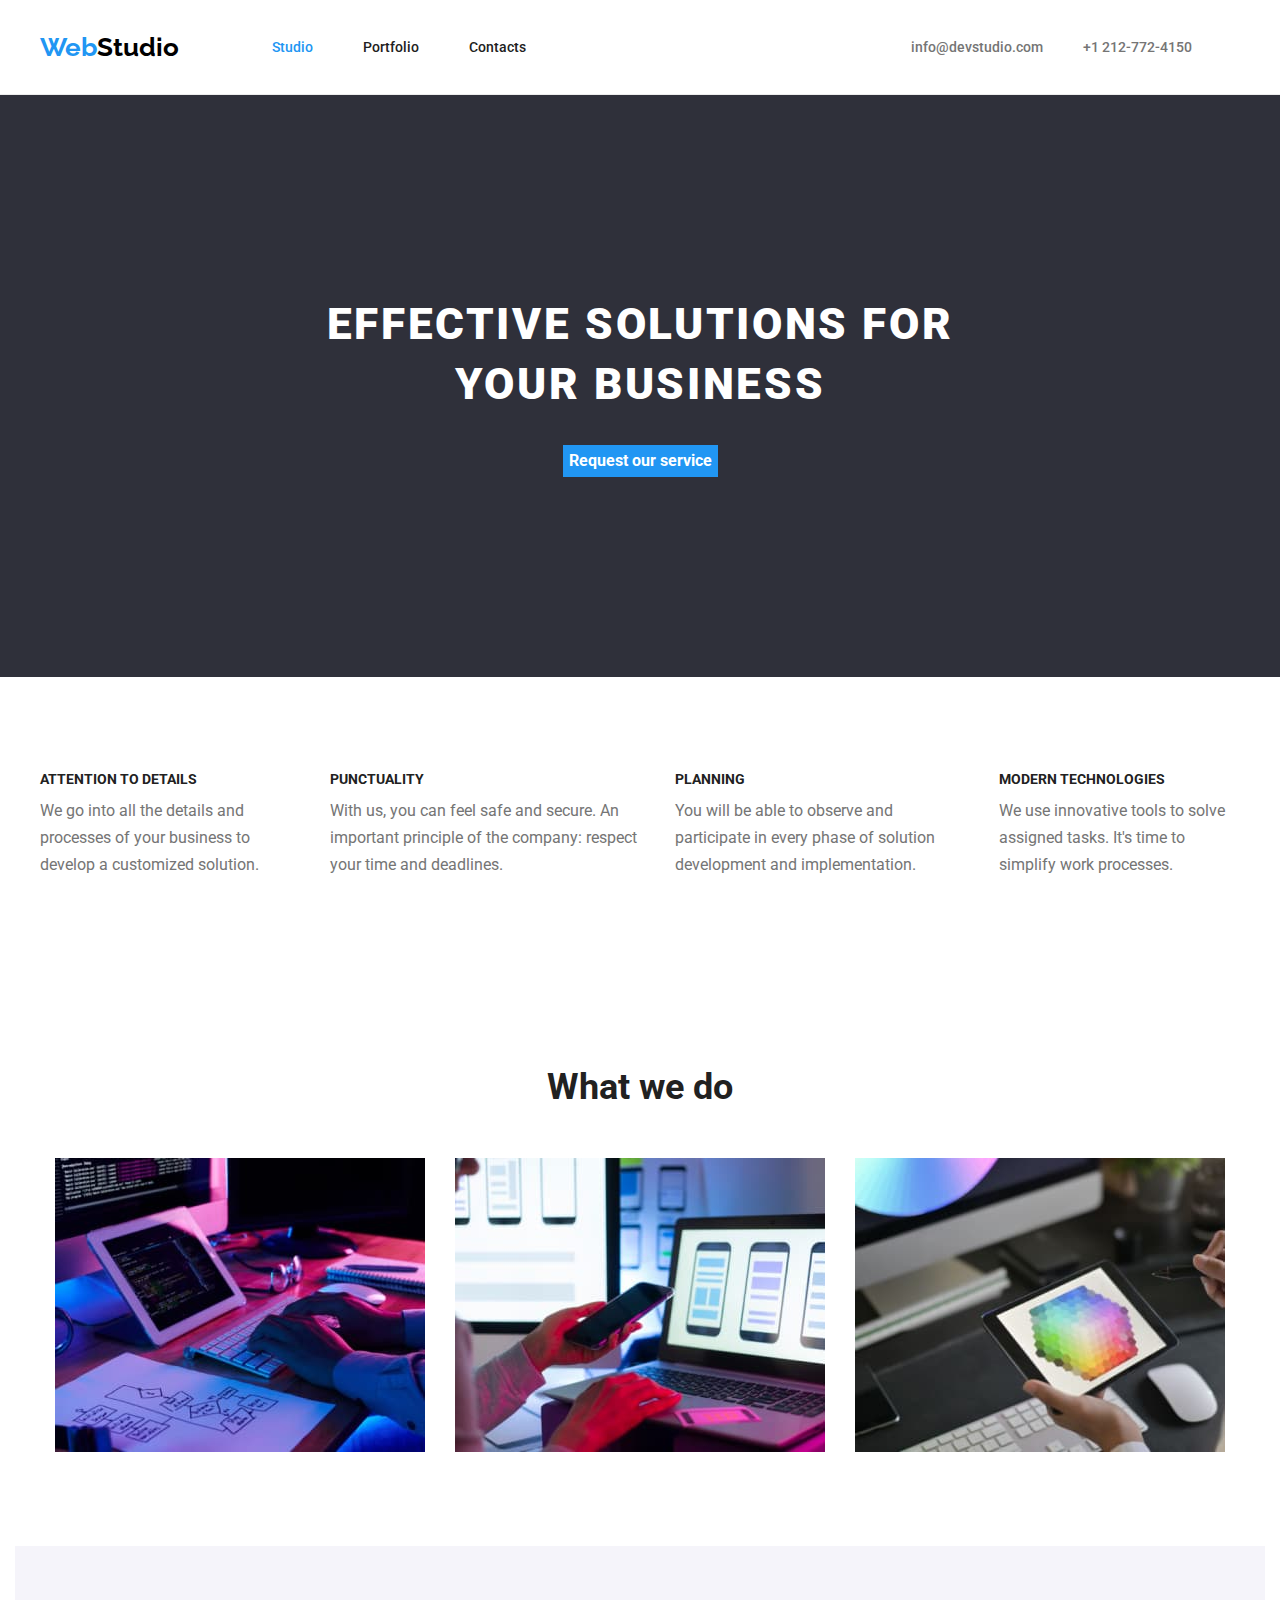
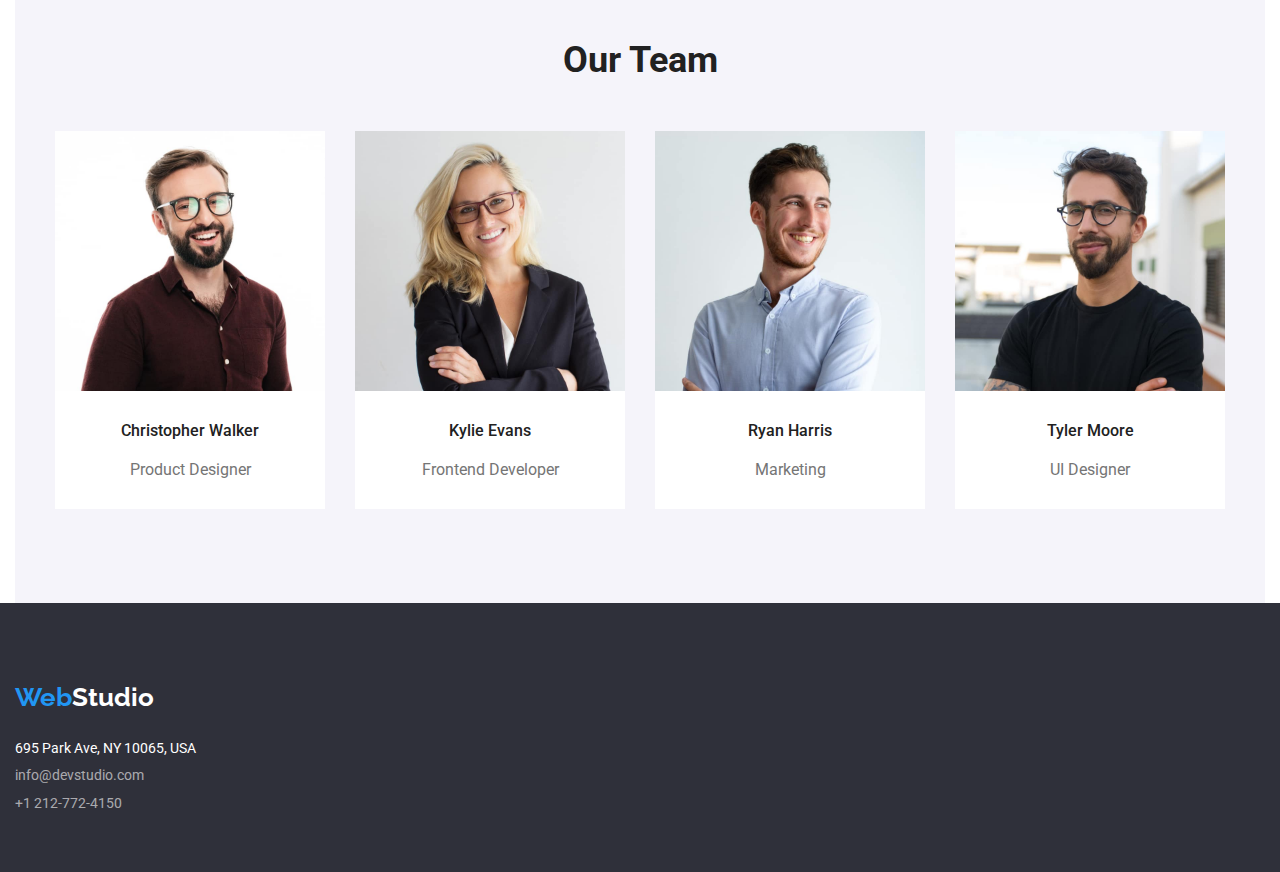
<file: index.html>
<!DOCTYPE html>
<html lang="en">
  <head>
    <meta charset="UTF-8" />
    <meta name="viewport" content="width=device-width, initial-scale=1.0" />
    <title>Web Studio</title>

    <link
      rel="stylesheet"
      href="https://cdnjs.cloudflare.com/ajax/libs/modern-normalize/1.0.0/modern-normalize.min.css"
    />
    <link rel="stylesheet" href="css/style.css" />
    <link rel="preconnect" href="https://fonts.googleapis.com" />
    <link rel="preconnect" href="https://fonts.gstatic.com" crossorigin />
    <link
      href="https://fonts.googleapis.com/css2?family=Raleway:wght@700&family=Roboto:wght@400;500;700;900&display=swap"
      rel="stylesheet"
    />
  </head>
  <body>
    <header class="global-header">
      <div class="container">
        <div class="logo">
          <a href="index.html"
            ><span class="blue-text">Web</span
            ><span class="black-text">Studio</span></a
          >
        </div>
        <nav class="main-navigation">
          <ul>
            <li>
              <a href="index.html" id="current">Studio</a>
            </li>
            <li><a href="portfolio.html">Portfolio</a></li>
            <li><a href="#">Contacts</a></li>
          </ul>
        </nav>
        <div class="contact-info">
          <a href="mailto:info@devstudio.com">info@devstudio.com</a>
          <a href="tel:+12127724150">+1 212-772-4150</a>
        </div>
      </div>
    </header>

    <main>
      <div class="container-main">
        <h1 class="main-title">EFFECTIVE SOLUTIONS FOR YOUR BUSINESS</h1>
        <button class="main-button" type="button">Request our service</button>
      </div>
      <div class="container">
        <!--Details about our services-->
        <section class="services section">
          <ul>
            <li>
              <h3 class="heading-services">ATTENTION TO DETAILS</h3>
              <p class="paragraph-services">
                We go into all the details and processes of your business to
                develop a customized solution.
              </p>
            </li>
            <li>
              <h3 class="heading-services">PUNCTUALITY</h3>
              <p class="paragraph-services">
                With us, you can feel safe and secure. An important principle of
                the company: respect your time and deadlines.
              </p>
            </li>
            <li>
              <h3 class="heading-services">PLANNING</h3>
              <p class="paragraph-services">
                You will be able to observe and participate in every phase of
                solution development and implementation.
              </p>
            </li>
            <li>
              <h3 class="heading-services">MODERN TECHNOLOGIES</h3>
              <p class="paragraph-services">
                We use innovative tools to solve assigned tasks. It's time to
                simplify work processes.
              </p>
            </li>
          </ul>
        </section>

        <!-- what we do pictures-->
        <section class="what-we-do section">
          <h2 class="second-title">What we do</h2>
          <ul>
            <li>
              <img
                src="images/image-1-working-space.jpg"
                alt="A person working and typing on a tablet device"
                width="370"
                height="294"
              />
            </li>
            <li>
              <img
                src="images/image-2-phone-laptop.jpg"
                alt="A person working, checking something on both a phone and a laptop"
                width="370"
                height="294"
              />
            </li>
            <li>
              <img
                src="images/image-3-tablet.jpg"
                alt="A person holding a tablet in his hand"
                width="370"
                height="294"
              />
            </li>
          </ul>
        </section>

        <!-- About our team -->
        <section class="our-team section">
          <h2 class="second-title">Our Team</h2>
          <ul>
            <li class="team-members">
              <img
                src="images/image-4-christopher.jpg"
                alt="Christopher-Product Designer"
                width="270"
                height="260"
              />
              <div class="card-container">
                <h3 class="second-title-team">Christopher Walker</h3>
                <span class="profession">Product Designer</span>
              </div>
            </li>
            <li class="team-members">
              <img
                src="images/image-5-kylie.jpg"
                alt="Kylie-Front Developer"
                width="270"
                height="260"
              />
              <div class="card-container">
                <h3 class="second-title-team">Kylie Evans</h3>
                <span class="profession">Frontend Developer</span>
              </div>
            </li>
            <li class="team-members">
              <img
                src="images/image-6-ryan.jpg"
                alt="Ryan-Marketing"
                width="270"
                height="260"
              />

              <div class="card-container">
                <h3 class="second-title-team">Ryan Harris</h3>
                <span class="profession">Marketing</span>
              </div>
            </li>
            <li class="team-members">
              <img
                src="images/image-7-tyler.jpg"
                alt="Tyler-UI Designer"
                width="270"
                height="260"
              />
              <div class="card-container">
                <h3 class="second-title-team">Tyler Moore</h3>
                <span class="profession">UI Designer</span>
              </div>
            </li>
          </ul>
        </section>
      </div>
    </main>

    <footer class="global-footer">
      <div class="container">
        <br />
        <div class="logo footer-logo">
          <a href="index.html"
            ><span class="blue-text">Web</span
            ><span class="white-text">Studio</span></a
          >
        </div>
        <!-- Contact infrormation about WebStudio-->
        <address class="footer-address contact-footer">
          695 Park Ave, NY 10065, USA
          <a href="mailto:info@devstudio.com" class="contact-footer"
            >info@devstudio.com</a
          >
          <a href="tel:+12127724150" class="contact-footer">+1 212-772-4150</a>
        </address>
      </div>
    </footer>
  </body>
</html>
</file>
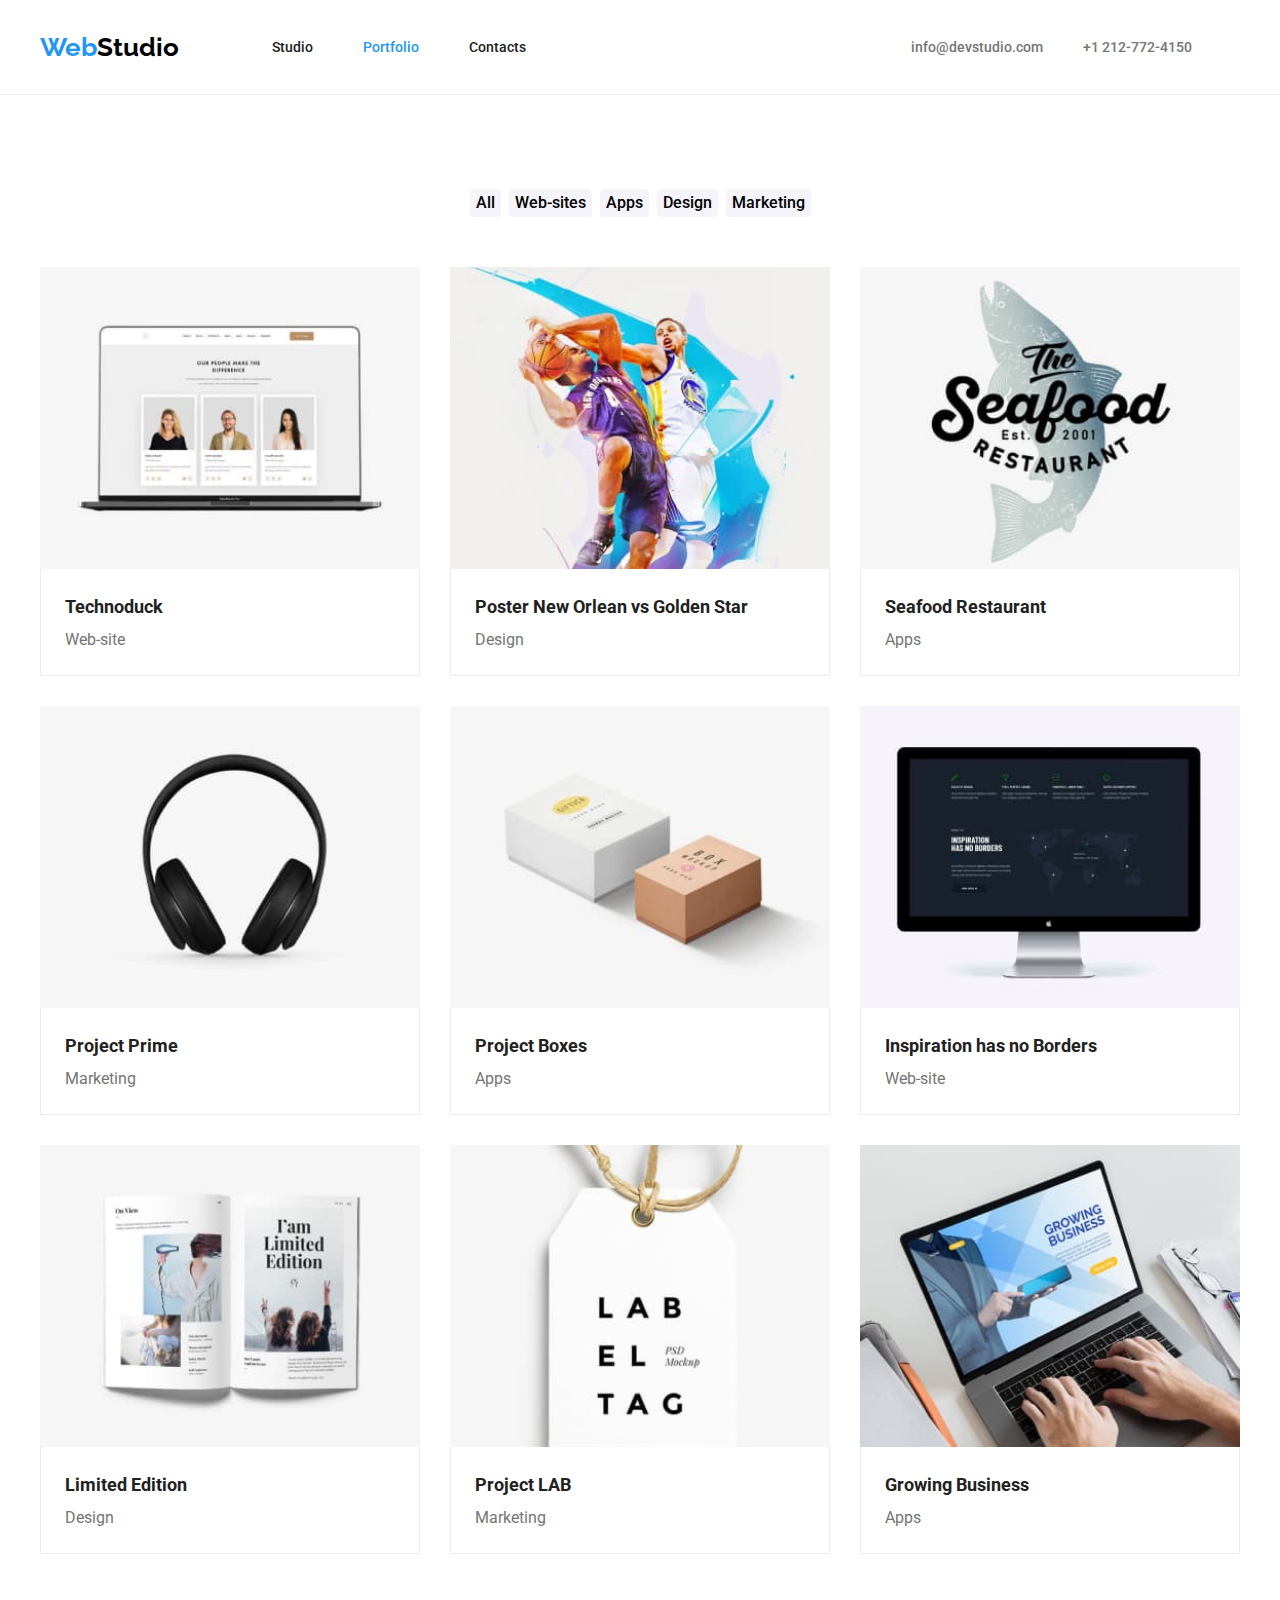
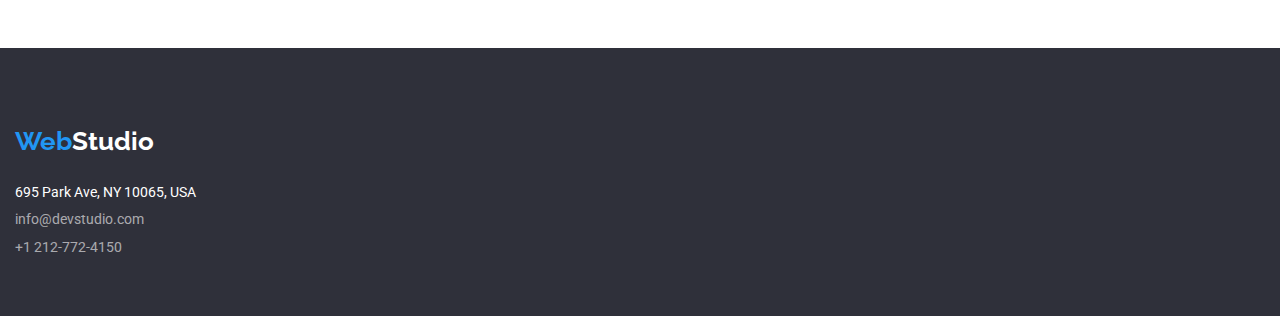
<file: portfolio.html>
<!DOCTYPE html>
<html lang="en">
  <head>
    <meta charset="UTF-8" />
    <meta name="viewport" content="width=device-width, initial-scale=1.0" />
    <title>Portfolio</title>

    <link
      rel="stylesheet"
      href="https://cdnjs.cloudflare.com/ajax/libs/modern-normalize/1.0.0/modern-normalize.min.css"
    />
    <link rel="stylesheet" href="css/style.css" />
    <link rel="preconnect" href="https://fonts.googleapis.com" />
    <link rel="preconnect" href="https://fonts.gstatic.com" crossorigin />
    <link
      href="https://fonts.googleapis.com/css2?family=Raleway:wght@700&family=Roboto:wght@400;500;700;900&display=swap"
      rel="stylesheet"
    />
  </head>
  <body>
    <header class="global-header">
      <div class="container">
        <div class="logo">
          <a href="index.html"
            ><span class="blue-text">Web</span
            ><span class="black-text">Studio</span></a
          >
        </div>
        <nav class="main-navigation">
          <ul>
            <li>
              <a href="index.html">Studio</a>
            </li>
            <li><a href="portfolio.html" id="current">Portfolio</a></li>
            <li><a href="#">Contacts</a></li>
          </ul>
        </nav>
        <div class="contact-info">
          <a href="mailto:info@devstudio.com">info@devstudio.com</a>
          <a href="tel:+12127724150">+1 212-772-4150</a>
        </div>
      </div>
    </header>

    <main class="section">
      <div class="container">
        <section class="portfolio">
          <div class="portfolio-buttons">
            <ul>
              <li><button class="button" type="button">All</button></li>
              <li><button class="button" type="button">Web-sites</button></li>
              <li><button class="button" type="button">Apps</button></li>
              <li><button class="button" type="button">Design</button></li>
              <li><button class="button" type="button">Marketing</button></li>
            </ul>
          </div>

          <!--Product and Services section-->
          <ul class="card-set">
            <li class="item">
              <img
                src="images/technoduck.jpg"
                alt="technoduck web-site"
                width="370"
                height="294"
              />
              <div class="card-portfolio">
                <h3 class="second-title-products-services">Technoduck</h3>
                <span class="type">Web-site</span>
              </div>
            </li>
            <li class="item">
              <img
                src="images/poster-new.jpg"
                alt="Poster New Orlean vs Golden Star"
                width="370"
                height="294"
              />
              <div class="card-portfolio">
                <h3 class="second-title-products-services">
                  Poster New Orlean vs Golden Star
                </h3>
                <span class="type">Design</span>
              </div>
            </li>
            <li class="item">
              <img
                src="images/sea-food.jpg"
                alt="Seafood Restaurant logo "
                width="370"
                height="294"
              />

              <div class="card-portfolio">
                <h3 class="second-title-products-services">
                  Seafood Restaurant
                </h3>
                <span class="type">Apps</span>
              </div>
            </li>
            <li class="item">
              <img
                src="images/project-prime.jpg"
                alt="Project Prime-headphones"
                width="370"
                height="294"
              />

              <div class="card-portfolio">
                <h3 class="second-title-products-services">Project Prime</h3>
                <span class="type">Marketing</span>
              </div>
            </li>
            <li class="item">
              <img
                src="images/project-boxes.jpg"
                alt="Project boxes"
                width="370"
                height="294"
              />
              <div class="card-portfolio">
                <h3 class="second-title-products-services">Project Boxes</h3>
                <span class="type">Apps</span>
              </div>
            </li>
            <li class="item">
              <img
                src="images/inspiration.jpg"
                alt="Inspiration has no Borders web-site"
                width="370"
                height="294"
              />
              <div class="card-portfolio">
                <h3 class="second-title-products-services">
                  Inspiration has no Borders
                </h3>
                <span class="type">Web-site</span>
              </div>
            </li>
            <li class="item">
              <img
                src="images/limited-edition.jpg"
                alt="Limited edition design"
                width="370"
                height="294"
              />

              <div class="card-portfolio">
                <h3 class="second-title-products-services">Limited Edition</h3>
                <span class="type">Design</span>
              </div>
            </li>
            <li class="item">
              <img
                src="images/project-lab.jpg"
                alt="Project LAB label"
                width="370"
                height="294"
              />
              <div class="card-portfolio">
                <h3 class="second-title-products-services">Project LAB</h3>
                <span class="type">Marketing</span>
              </div>
            </li>
            <li class="item">
              <img
                src="images/growing-business.jpg"
                alt="Growing business app"
                width="370"
                height="294"
              />
              <div class="card-portfolio">
                <h3 class="second-title-products-services">Growing Business</h3>
                <span class="type">Apps</span>
              </div>
            </li>
          </ul>
        </section>
      </div>
    </main>

    <footer class="global-footer">
      <div class="container">
        <br />
        <div class="logo footer-logo">
          <a href="index.html"
            ><span class="blue-text">Web</span
            ><span class="white-text">Studio</span></a
          >
        </div>
        <!-- Contact infrormation about WebStudio-->
        <address class="footer-address contact-footer">
          695 Park Ave, NY 10065, USA
          <a href="mailto:info@devstudio.com" class="contact-footer"
            >info@devstudio.com</a
          >
          <a href="tel:+12127724150" class="contact-footer">+1 212-772-4150</a>
        </address>
      </div>
    </footer>
  </body>
</html>
</file>
<file: css/style.css>
:root {
    --primary-text-color: #212121;
    --secondary-text-color: #757575;
    --link-hover-color: #2196F3;
    --background-color: #FFF;
    --header-background-color: #FFF;
    --footer-background-color: #2F303A;
    --footer-link-color: rgba(255, 255, 255, 0.60);
    --blue-text: #2196F3;
    --black-text: #000;
    --white-text: #FFF;
    --container-main-color: #2F303A;
    --button-background-color: #F5F4FA;
    --main-button-hover-color: #188CE8;
    --border-color: #ECECEC;



}

/* Global Style Resetting */
h1,
h2,
h3,
h4,
h5,
h6,
p,
ul {
    margin: 0;
    padding: 0;
}

img {
    display: block;
    min-width: 100%;
    height: auto;
}

/*Global Styles */
body {
    background-color: var(--background-color);
    font-family: "Roboto", sans-serif;
    color: var(--primary-text-color);
}

.global-header {
    background-color: var(--header-background-color);
    border-bottom: 1px solid var(--border-color);
}

.global-header .container {
    display: flex;
    justify-content: flex-start;
    align-items: center;
    padding-top: 32px;
    padding-bottom: 32px;
}

.main-navigation ul {
    display: flex;
    gap: 50px;
    list-style: none;
}

.contact-info {
    display: flex;
    margin-left: 385px;
    gap: 40px;
}

.global-header a,
.global-footer a {
    text-decoration: none;
}

/* Container Style */
.container {
    width: 1200px 100vw;
    margin: 0 auto;
    padding-left: 15px;
    padding-right: 15px;

}

/* Paddings for class section*/
.section {
    padding: 94px 25px;

}

/* Navigation */
.main-navigation a {
    color: var(--primary-text-color);
    font-size: 14px;
    font-weight: 500;
    line-height: normal;
}

.global-header .main-navigation a:hover,
.global-header .main-navigation a:focus {
    color: var(--link-hover-color);
}

#current {
    color: var(--link-hover-color)
}

/* Logo */
.logo {
    padding-left: 25px;
    margin-right: 93px;
    font-family: "Raleway", sans-serif;
    font-size: 26px;
    font-weight: 700;
    line-height: normal;
}

/* Text Colors*/
.blue-text {
    color: var(--blue-text);
}

.black-text {
    color: var(--black-text);
}

.white-text {
    color: var(--white-text);
}

/* Remove List Bullets */
.main-navigation ul,
.services ul,
.what-we-do ul,
.our-team ul,
.portfolio ul {
    list-style-type: none;
}

/* Contact Info Links*/
.contact-info a {
    color: var(--secondary-text-color);
    font-size: 14px;
    font-weight: 500;
    line-height: normal;
}

.contact-info a:hover,
.contact-info a:focus {
    color: var(--link-hover-color);
}

/* Container Main Styles */
.container-main {
    background-color: var(--container-main-color);
    display: flex;
    flex-direction: column;
    justify-content: center;
    align-items: center;
    padding-top: 200px;
    padding-bottom: 200px;
}

/* Main Title */
.main-title {
    align-self: center;
    margin-bottom: 30px;
    color: var(--white-text);
    width: 697px;
    text-align: center;
    font-size: 44px;
    font-weight: 900;
    line-height: 136.364%;
    letter-spacing: 2.64px;
    text-transform: uppercase;
}

/* Buttons */
.main-button {
    background-color: var(--blue-text);
    border: none;
    color: var(--white-text);
    text-align: center;
    font-size: 16px;
    font-family: inherit;
    font-weight: 700;
    line-height: 187.5%;
}

.portfolio-buttons ul {
    display: flex;
    justify-content: center;
    list-style: none;
    gap: 8px;
    margin-bottom: 50px;
}

.button {
    background-color: var(--button-background-color);
    border: none;
    font-size: 16px;
    font-family: inherit;
    font-weight: 500;
    line-height: 165.5%;
    border-radius: 4px;
}

.button:hover,
.button:focus {
    background-color: var(--link-hover-color);
    color: var(--white-text);
}

.main-button:hover,
.main-button:focus {
    background-color: var(--main-button-hover-color);
    color: var(--white-text);
}

.main-button,
.button {
    font-family: inherit;
    cursor: pointer;
}

/*Services*/
.services ul {
    display: flex;
    list-style: none;
    gap: 30px;
}

/* Service Heading */
.heading-services {
    margin-bottom: 10px;
    font-size: 14px;
    font-weight: 700;
    line-height: normal;
    text-transform: uppercase;
}

/* Service Paragraph*/
.paragraph-services {
    color: var(--secondary-text-color);
    line-height: 171.429%;
}

/* Second Title*/
.second-title {
    margin-bottom: 50px;
    text-align: center;
    font-size: 36px;
    font-weight: 700;
}

/*What we do */
.what-we-do ul {
    display: flex;
    justify-content: center;
    list-style: none;
    gap: 30px;
}

/* Our team Section */
.our-team {
    background-color: var(--button-background-color);
}

.our-team ul {
    display: flex;
    justify-content: center;
    list-style: none;
    gap: 30px;
}

.team-members {
    background-color: var(--background-color);
}

.card-container {
    background-color: var(--background-color);
    border-radius: 0px 0px 4px 4px;
    display: flex;
    flex-direction: column;
    justify-content: center;
    align-items: center;
}

.second-title-team {
    margin-top: 30px;
    margin-bottom: 10px;
    font-size: 16px;
    font-weight: 500;
    line-height: normal;
}

.profession {
    margin-top: 10px;
    margin-bottom: 30px;
    color: var(--secondary-text-color);
    font-size: 16px;
    line-height: normal;
}


/* Second Title for Porducts and Services*/

.card-portfolio {
    background-color: var(--background-color);
    border-bottom: 1px solid var(--border-color);
    border-right: 1px solid var(--border-color);
    border-left: 1px solid var(--border-color);
    display: flex;
    flex-direction: column;
    padding: 20px 24px;
}

.card-set {
    display: flex;
    flex-flow: row wrap;
    gap: 30px;
    list-style: none;
}

.item {
    flex-basis: calc((100% - 60px) / 3);

}

.second-title-products-services {
    font-size: 18px;
    font-weight: 700;
    line-height: 200%;
}

.type {
    color: var(--secondary-text-color);
    font-size: 16px;
    line-height: 187.5%;
}

/* Global Footer */
.footer-address {
    display: flex;
    flex-flow: column wrap;
    gap: 12px;
    list-style: none;
}

.contact-footer {
    flex-basis: calc((100% - 24px) / 3);

}

.global-footer .footer-logo {
    padding-top: 60px;
    margin-bottom: 28px;
    padding-left: 0;
    padding-right: auto;
}

.global-footer {
    background-color: var(--footer-background-color);
}

.footer-address {
    padding-bottom: 60px;
    color: var(--white-text);
    font-size: 14px;
    font-style: normal;
    line-height: normal;
}

.footer-address a {
    color: var(--footer-link-color);
    font-size: 14px;
    line-height: 114.286%;
}

.global-footer .footer-address a:hover,
.global-footer .footer-address a:focus {
    color: var(--link-hover-color);
}
</file>
